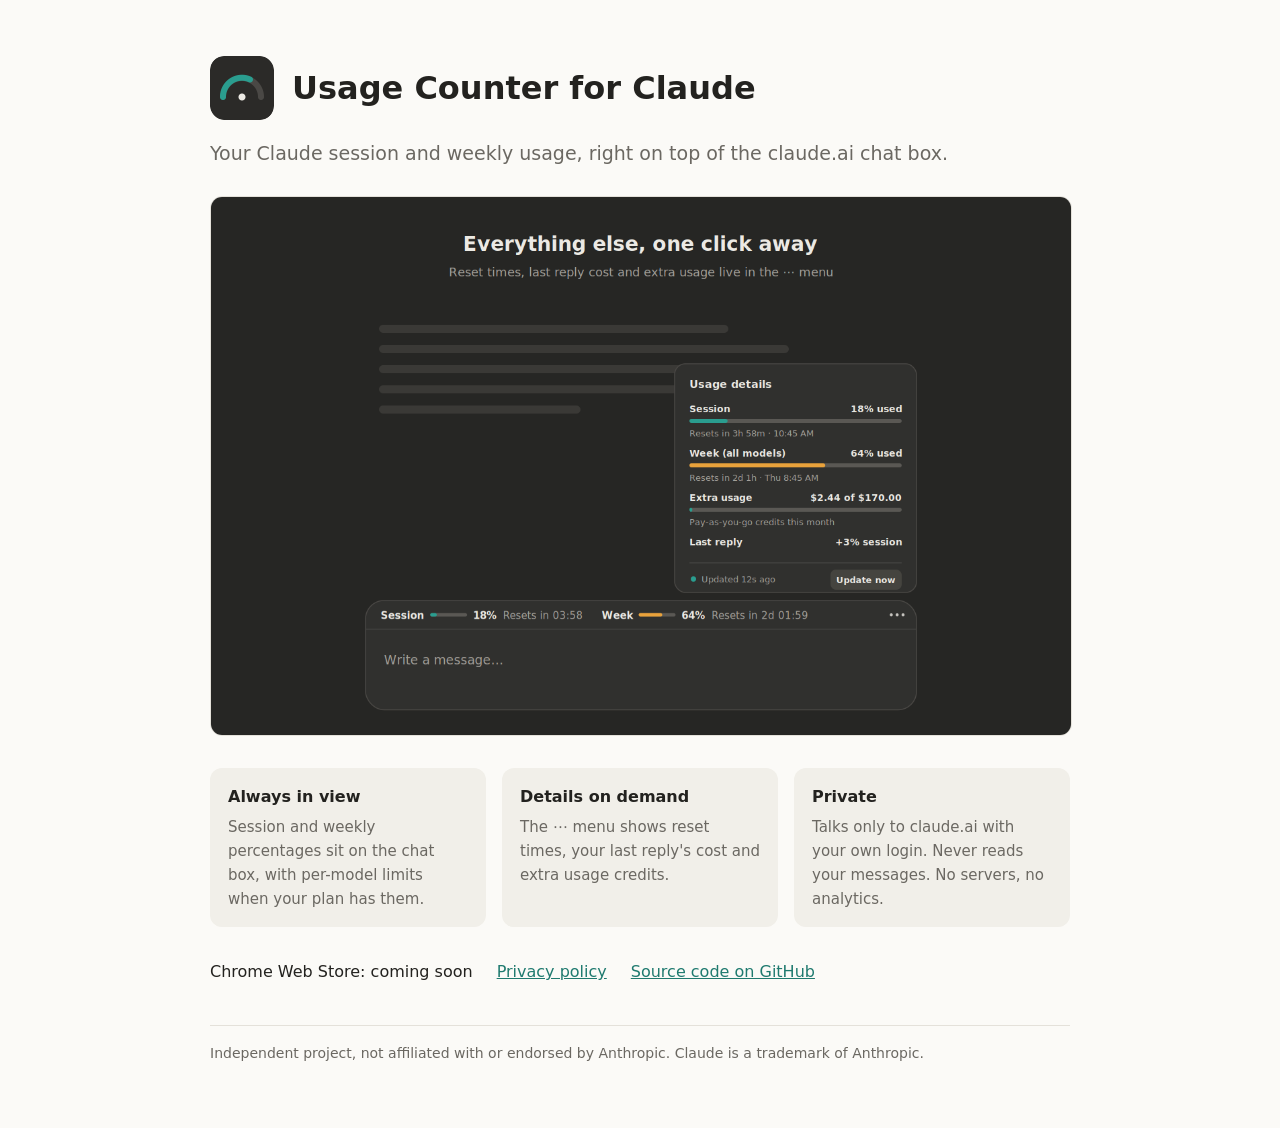
<file: index.html>
<!doctype html>
<html lang="en">
<head>
<meta charset="utf-8">
<meta name="viewport" content="width=device-width, initial-scale=1">
<title>Usage Counter for Claude</title>
<meta name="description" content="See your Claude session and weekly usage right above the claude.ai chat box. Nothing leaves your browser.">
<link rel="icon" href="images/store-icon-128x128.png">
<style>
  :root { color-scheme: light; --bg: #fbfaf7; --fg: #23221f; --muted: #6b6862; --rule: #e4e1da; --link: #1f7a6f; --card: #f1efe9; }
  @media (prefers-color-scheme: dark) {
    :root { color-scheme: dark; --bg: #1e1d1b; --fg: #eceae4; --muted: #a3a09a; --rule: #3a3936; --link: #5cc2b4; --card: #262624; }
  }
  body { margin: 0; background: var(--bg); color: var(--fg); font: 16px/1.6 system-ui, -apple-system, "Segoe UI", Roboto, sans-serif; }
  main { max-width: 860px; margin: 0 auto; padding: 56px 20px 64px; }
  header { display: flex; align-items: center; gap: 18px; margin-bottom: 18px; }
  header img { width: 64px; height: 64px; border-radius: 14px; }
  h1 { font-size: 32px; line-height: 1.2; margin: 0; }
  .lead { font-size: 19px; color: var(--muted); margin: 0 0 28px; }
  .shot { width: 100%; height: auto; border-radius: 12px; border: 1px solid var(--rule); display: block; }
  .grid { display: grid; grid-template-columns: repeat(auto-fit, minmax(220px, 1fr)); gap: 16px; margin: 32px 0; }
  .card { background: var(--card); border-radius: 12px; padding: 16px 18px; }
  .card h2 { font-size: 16px; margin: 0 0 6px; }
  .card p { margin: 0; color: var(--muted); font-size: 15px; }
  .links { display: flex; flex-wrap: wrap; gap: 12px 24px; margin: 8px 0 0; }
  a { color: var(--link); }
  footer { border-top: 1px solid var(--rule); margin-top: 40px; padding-top: 16px; color: var(--muted); font-size: 14px; }
</style>
</head>
<body>
<main>
  <header>
    <img src="images/store-icon-128x128.png" alt="">
    <h1>Usage Counter for Claude</h1>
  </header>
  <p class="lead">Your Claude session and weekly usage, right on top of the claude.ai chat box.</p>
  <img class="shot" src="images/screenshot-2-details-menu-1280x800.png" alt="The usage line on the chat box with the details menu open, showing session and weekly usage, reset times, extra usage and last reply cost">

  <div class="grid">
    <div class="card"><h2>Always in view</h2><p>Session and weekly percentages sit on the chat box, with per-model limits when your plan has them.</p></div>
    <div class="card"><h2>Details on demand</h2><p>The ⋯ menu shows reset times, your last reply's cost and extra usage credits.</p></div>
    <div class="card"><h2>Private</h2><p>Talks only to claude.ai with your own login. Never reads your messages. No servers, no analytics.</p></div>
  </div>

  <div class="links">
    <span>Chrome Web Store: coming soon</span>
    <a href="privacy/">Privacy policy</a>
    <a href="https://github.com/Pinak0910/usage-counter-for-claude">Source code on GitHub</a>
  </div>

  <footer>Independent project, not affiliated with or endorsed by Anthropic. Claude is a trademark of Anthropic.</footer>
</main>
</body>
</html>
</file>
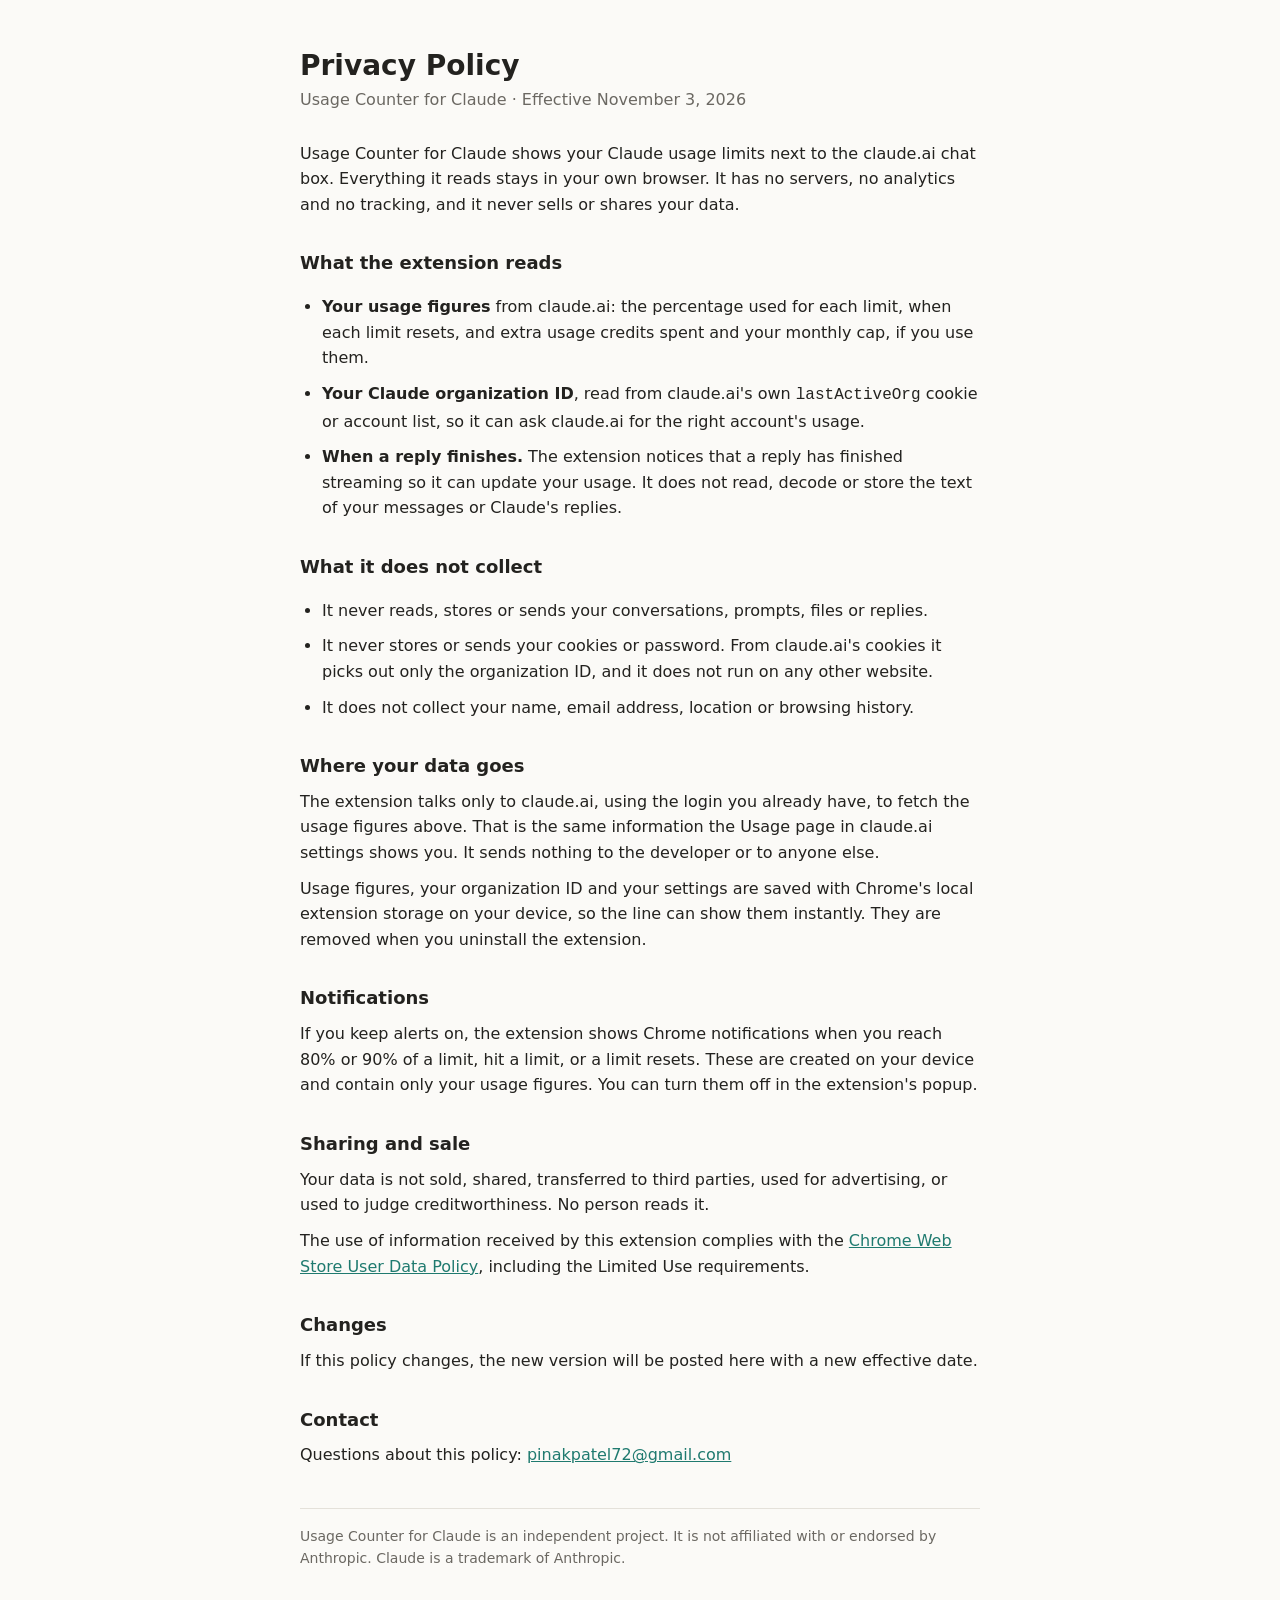
<file: privacy/index.html>
<!doctype html>
<html lang="en">
<head>
<meta charset="utf-8">
<meta name="viewport" content="width=device-width, initial-scale=1">
<title>Privacy Policy – Usage Counter for Claude</title>
<style>
  :root { color-scheme: light; --bg: #fbfaf7; --fg: #23221f; --muted: #6b6862; --rule: #e4e1da; --link: #1f7a6f; }
  @media (prefers-color-scheme: dark) {
    :root { color-scheme: dark; --bg: #1e1d1b; --fg: #eceae4; --muted: #a3a09a; --rule: #3a3936; --link: #5cc2b4; }
  }
  body { margin: 0; background: var(--bg); color: var(--fg); font: 16px/1.6 system-ui, -apple-system, "Segoe UI", Roboto, sans-serif; }
  main { max-width: 680px; margin: 0 auto; padding: 48px 20px 64px; }
  h1 { font-size: 28px; line-height: 1.25; margin: 0 0 4px; }
  h2 { font-size: 18px; margin: 32px 0 8px; }
  p, li { margin: 0 0 10px; }
  ul { padding-left: 22px; }
  .date { color: var(--muted); margin-bottom: 28px; }
  a { color: var(--link); }
  footer { border-top: 1px solid var(--rule); margin-top: 40px; padding-top: 16px; color: var(--muted); font-size: 14px; }
</style>
</head>
<body>
<main>
  <h1>Privacy Policy</h1>
  <p class="date">Usage Counter for Claude · Effective November 3, 2026</p>

  <p>Usage Counter for Claude shows your Claude usage limits next to the claude.ai chat box. Everything it reads stays in your own browser. It has no servers, no analytics and no tracking, and it never sells or shares your data.</p>

  <h2>What the extension reads</h2>
  <ul>
    <li><strong>Your usage figures</strong> from claude.ai: the percentage used for each limit, when each limit resets, and extra usage credits spent and your monthly cap, if you use them.</li>
    <li><strong>Your Claude organization ID</strong>, read from claude.ai's own <code>lastActiveOrg</code> cookie or account list, so it can ask claude.ai for the right account's usage.</li>
    <li><strong>When a reply finishes.</strong> The extension notices that a reply has finished streaming so it can update your usage. It does not read, decode or store the text of your messages or Claude's replies.</li>
  </ul>

  <h2>What it does not collect</h2>
  <ul>
    <li>It never reads, stores or sends your conversations, prompts, files or replies.</li>
    <li>It never stores or sends your cookies or password. From claude.ai's cookies it picks out only the organization ID, and it does not run on any other website.</li>
    <li>It does not collect your name, email address, location or browsing history.</li>
  </ul>

  <h2>Where your data goes</h2>
  <p>The extension talks only to claude.ai, using the login you already have, to fetch the usage figures above. That is the same information the Usage page in claude.ai settings shows you. It sends nothing to the developer or to anyone else.</p>
  <p>Usage figures, your organization ID and your settings are saved with Chrome's local extension storage on your device, so the line can show them instantly. They are removed when you uninstall the extension.</p>

  <h2>Notifications</h2>
  <p>If you keep alerts on, the extension shows Chrome notifications when you reach 80% or 90% of a limit, hit a limit, or a limit resets. These are created on your device and contain only your usage figures. You can turn them off in the extension's popup.</p>

  <h2>Sharing and sale</h2>
  <p>Your data is not sold, shared, transferred to third parties, used for advertising, or used to judge creditworthiness. No person reads it.</p>
  <p>The use of information received by this extension complies with the <a href="https://developer.chrome.com/docs/webstore/program-policies/policies">Chrome Web Store User Data Policy</a>, including the Limited Use requirements.</p>

  <h2>Changes</h2>
  <p>If this policy changes, the new version will be posted here with a new effective date.</p>

  <h2>Contact</h2>
  <p>Questions about this policy: <a href="mailto:pinakpatel72@gmail.com">pinakpatel72@gmail.com</a></p>

  <footer>Usage Counter for Claude is an independent project. It is not affiliated with or endorsed by Anthropic. Claude is a trademark of Anthropic.</footer>
</main>
</body>
</html>
</file>
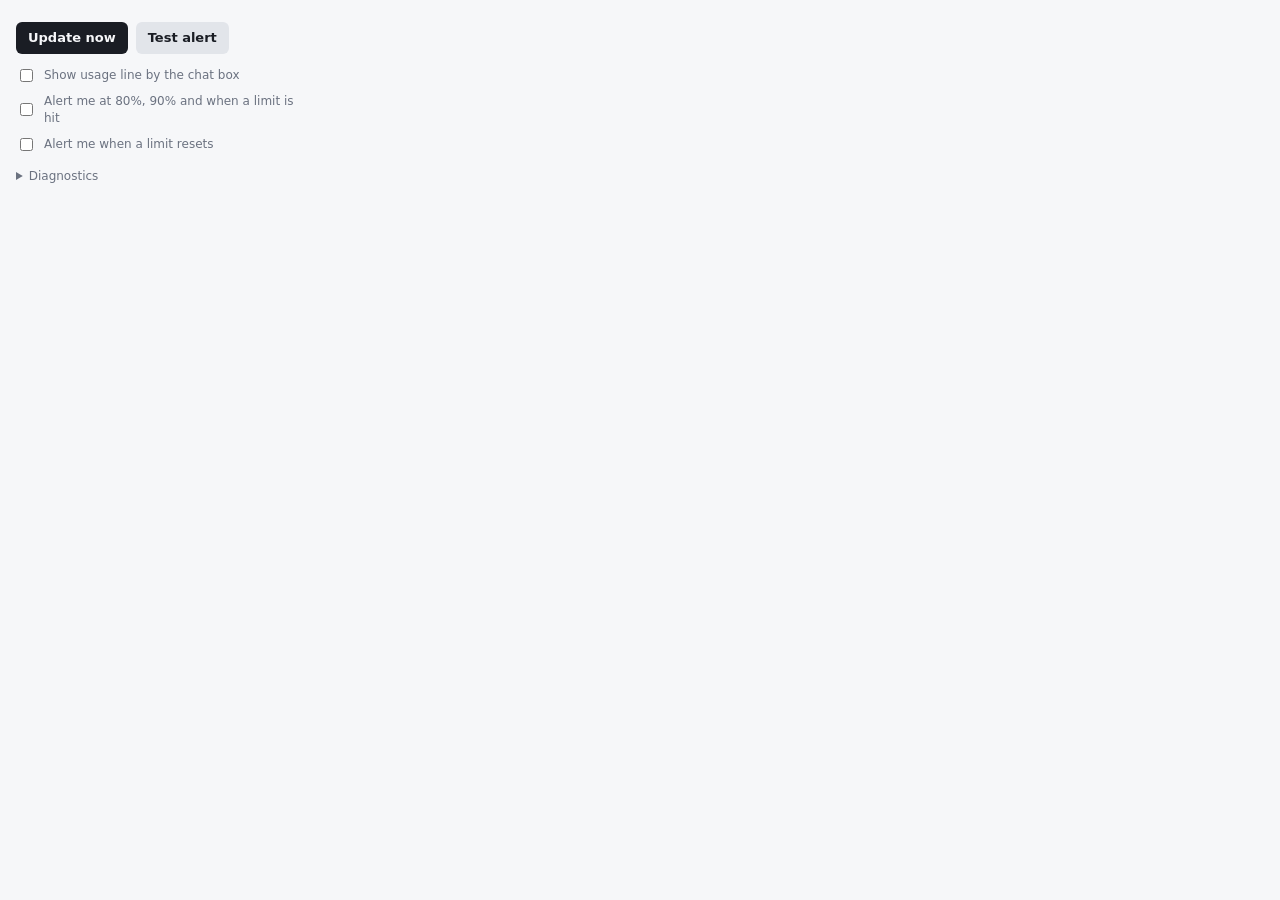
<file: extension/popup.html>
<!doctype html>
<html lang="en">
<head>
  <meta charset="utf-8">
  <link rel="stylesheet" href="popup.css">
</head>
<body>
  <main>
    <section id="rows"></section>
    <p id="last"></p>
    <p id="status"></p>
    <div class="actions">
      <button id="refresh">Update now</button>
      <button id="test" class="secondary">Test alert</button>
    </div>
    <div class="settings">
      <label class="auto"><input type="checkbox" id="statusline"> Show usage line by the chat box</label>
      <label class="auto"><input type="checkbox" id="alerts"> Alert me at 80%, 90% and when a limit is hit</label>
      <label class="auto"><input type="checkbox" id="alertReset"> Alert me when a limit resets</label>
    </div>
    <details>
      <summary>Diagnostics</summary>
      <pre id="raw"></pre>
    </details>
  </main>
  <script src="usage-api.js"></script>
  <script src="popup.js"></script>
</body>
</html>
</file>
<file: extension/popup.css>
:root {
  --bg: #f6f7f9;
  --fg: #1a1d24;
  --muted: #6b7280;
  --track: #e2e5ea;
  --ok: #2a9d8f;
  --warn: #e9a23b;
  --bad: #d6453d;
  --btn: #1a1d24;
  --btn-fg: #f6f7f9;
}
@media (prefers-color-scheme: dark) {
  :root {
    --bg: #171a20;
    --fg: #eceff4;
    --muted: #9aa3b2;
    --track: #2c313b;
    --btn: #eceff4;
    --btn-fg: #171a20;
  }
}
* { box-sizing: border-box; }
body {
  margin: 0;
  width: 320px;
  background: var(--bg);
  color: var(--fg);
  font: 13px/1.4 system-ui, -apple-system, "Segoe UI", sans-serif;
}
main { padding: 16px; }

.row { margin-bottom: 18px; }
.head { display: flex; justify-content: space-between; align-items: baseline; }
.label { font-weight: 600; }
.pct { font-variant-numeric: tabular-nums; font-weight: 700; font-size: 20px; }
.row.session .pct { font-size: 34px; letter-spacing: -0.02em; }
.bar { height: 8px; border-radius: 4px; background: var(--track); overflow: hidden; margin: 6px 0; }
.fill { height: 100%; border-radius: 4px; transition: width .4s ease; }
.reset { color: var(--muted); font-size: 12px; }

#status { color: var(--muted); font-size: 12px; margin: 0 0 12px; }
.actions { display: flex; align-items: center; gap: 12px; margin-bottom: 12px; }
button {
  background: var(--btn); color: var(--btn-fg);
  border: 0; border-radius: 6px; padding: 7px 12px; font: inherit; font-weight: 600; cursor: pointer;
}
button:disabled { opacity: .5; cursor: default; }
button:focus-visible, a:focus-visible, input:focus-visible { outline: 2px solid var(--ok); outline-offset: 2px; }
a { color: var(--fg); }
.auto { display: flex; gap: 8px; align-items: center; color: var(--muted); font-size: 12px; }
details { margin-top: 14px; color: var(--muted); font-size: 12px; }
summary { cursor: pointer; }
.hint { margin: 8px 0; }
pre { max-height: 140px; overflow: auto; background: var(--track); padding: 8px; border-radius: 6px; white-space: pre-wrap; font-size: 11px; }
.empty { color: var(--muted); margin: 0 0 16px; }

.settings { display: grid; gap: 8px; }
.settings .auto { justify-content: space-between; }
select { background: var(--track); color: var(--fg); border: 0; border-radius: 6px; padding: 4px 6px; font: inherit; }
.actions { gap: 8px; }
button.secondary { background: var(--track); color: var(--fg); }
#last { margin: -6px 0 10px; font-size: 12px; }
.settings { margin-bottom: 4px; }
.settings .auto { justify-content: flex-start; }
</file>
